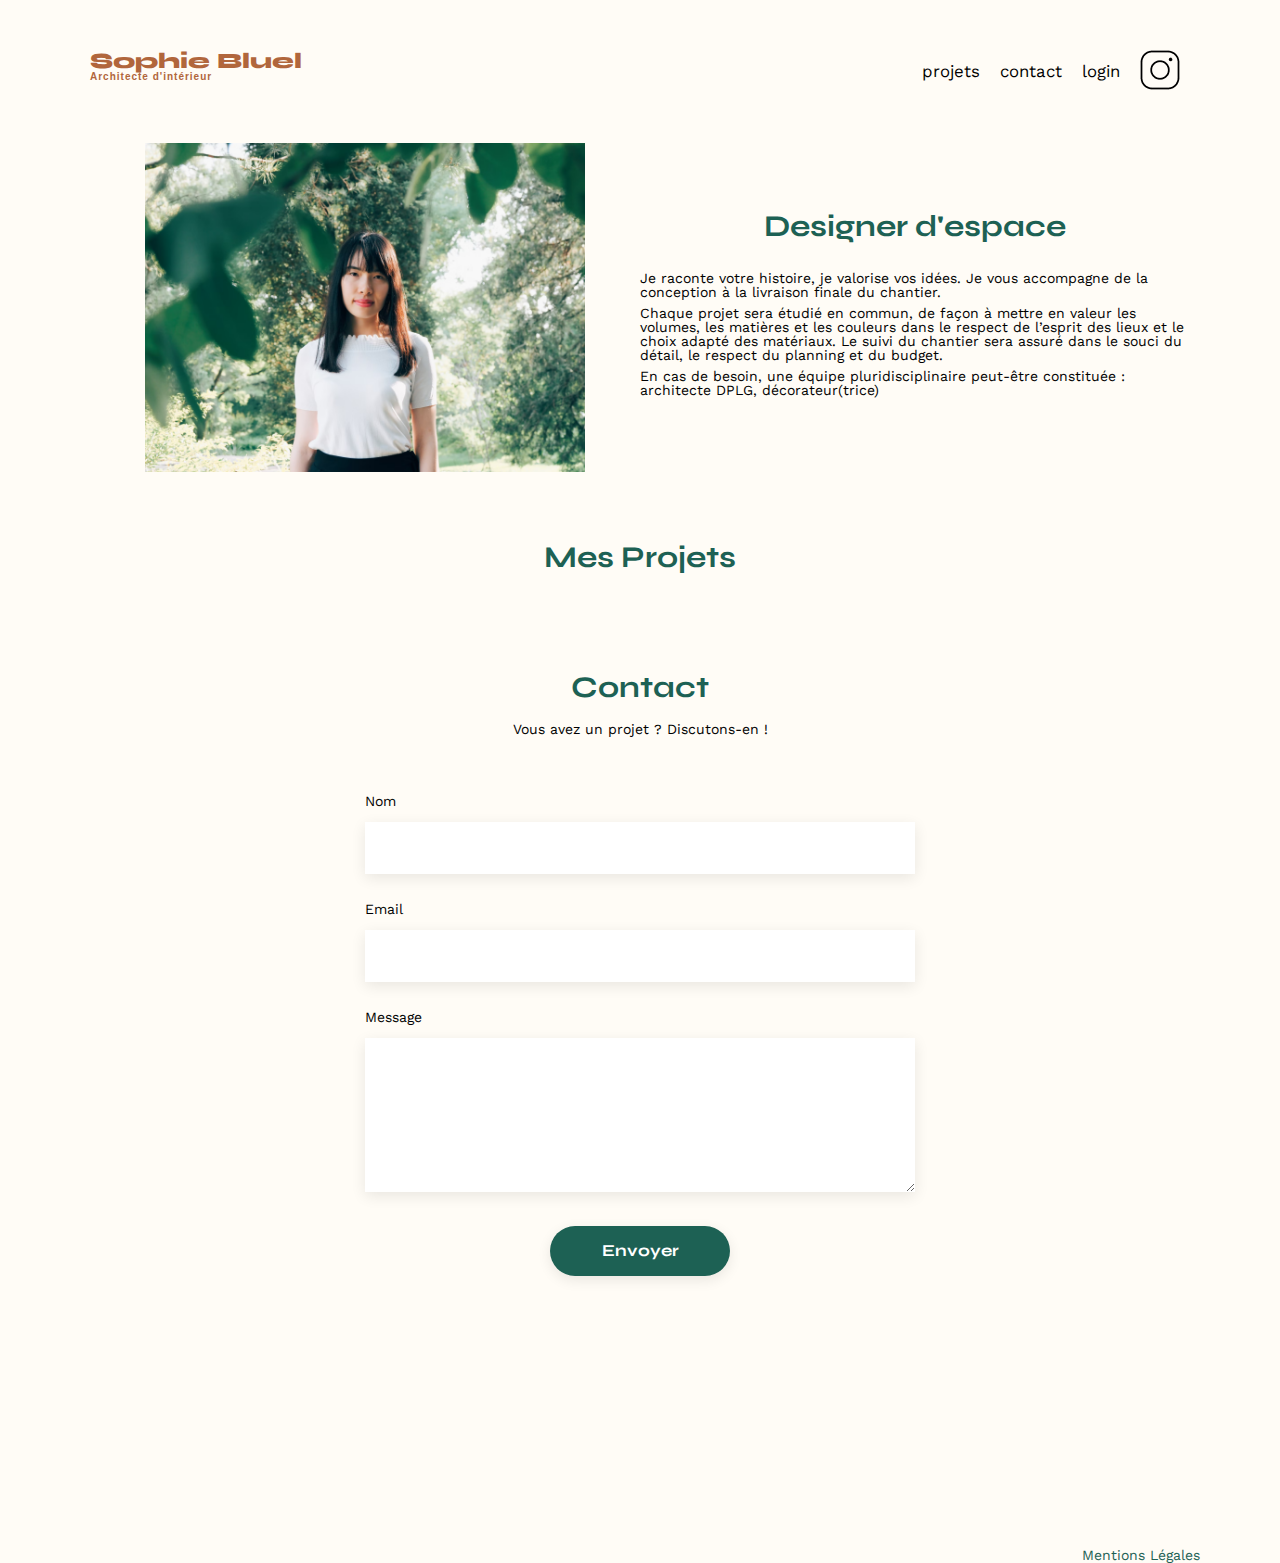
<file: index.html>
<!DOCTYPE html>
<html lang="fr">
<head>
	<meta charset="UTF-8">
	<title>Sophie Bluel - Architecte d'intérieur</title>
	<meta name="viewport" content="width=device-width, initial-scale=1.0">
	<link rel="preconnect" href="https://fonts.googleapis.com">
	<link rel="preconnect" href="https://fonts.gstatic.com" crossorigin>
	<link href="https://fonts.googleapis.com/css2?family=Syne:wght@700;800&family=Work+Sans&display=swap" rel="stylesheet">
	<link rel="stylesheet" href="https://cdnjs.cloudflare.com/ajax/libs/font-awesome/6.0.0-beta3/css/all.min.css">
	<meta name="description" content="">
	<link rel="stylesheet" href="./assets/style.css">
	
</head>
<body>
<header class="header-container">
	<div id="banner-modifier" class="hidden">
		<div class="mode-edition">
			<i class="fa-solid fa-pen-to-square"></i>
			<span>Mode édition</span>
		</div>
	</div>
	<div class="header-h1-nav">
	<h1>Sophie Bluel <span>Architecte d'intérieur</span></h1>
	<nav>
		<ul>
			<li><a href="index.html#portfolio">projets</a></li>
			<li><a href="index.html#contact">contact</a></li>
			<li id="auth-buttons">
			
			<a id="only-guest" href="loginPage/login.html" >login</a>
			<a id="nav-logout" href="#" style="display: none;">logout</a>
		</li>
			<li><img src="./assets/icons/instagram.png" alt="Instagram"></li>
		</ul>
	</nav>
	</div>
</header>
<main>
	<section id="introduction">
		<figure>
			<img src="./assets/images/sophie-bluel.png" alt="">
		</figure>
		<article>
			<h2>Designer d'espace</h2>
			<p>Je raconte votre histoire, je valorise vos idées. Je vous accompagne de la conception à la livraison finale du chantier.</p>
			<p>Chaque projet sera étudié en commun, de façon à mettre en valeur les volumes, les matières et les couleurs dans le respect de l’esprit des lieux et le choix adapté des matériaux. Le suivi du chantier sera assuré dans le souci du détail, le respect du planning et du budget.</p>
			<p>En cas de besoin, une équipe pluridisciplinaire peut-être constituée : architecte DPLG, décorateur(trice)</p>
		</article>
	</section>
	<section id="portfolio">		
		<h2>Mes Projets</h2>
		<a id="edit-button" href="#" style="display: none;">
			<i class="fa-regular fa-pen-to-square"></i>modifier
		</a>
		<div class="filters">
			<!--Les filtres ici via JavaScript-->
		</div>
		

		<div class="gallery"></div>
	</section>
	<section id="contact">
		<h2>Contact</h2>
		<p>Vous avez un projet ? Discutons-en !</p>
		<form action="#" method="post">
			<label for="name">Nom</label>
			<input type="text" name="name" id="name">
			<label for="email">Email</label>
			<input type="email" name="email" id="email">
			<label for="message">Message</label>
			<textarea name="message" id="message" cols="30" rows="10"></textarea>
			<input type="submit" value="Envoyer">
		</form>
	</section>
</main>

<footer>
	<nav>
		<ul>
			<li>Mentions Légales</li>
		</ul>
	</nav>
</footer>
<div id="modal" class="modal-overlay hide">
	<div id="modal-works" class="modal-gallery">
		<h3 id="title-modal-overlay" class="modal-title">Galerie Photo</h3>
		<div class="modal-content">
				<!-- <button class="delete-btn">
					<i class="fa-solid fa-trash-can"></i>
				</button> -->
		</div>
		<button id="modal-edit-add" class="modal-add">Ajouter une photo</button>
		<hr class="one-line">
		<a id="button-to-close-first-windows" href="#" class="modal-close"><i class="fa-solid fa-xmark"></i></a>
	</div>
<div id="modal-edit" class="modal-edit-work">
		<!-- <div class="container-modal-add-and-modal-delete"> -->
		<div class="container-for-icon-in-second-window-of-modal">
			<a id="arrow-return" href="#"><i class="fa-solid fa-arrow-left"></i></a>
			<a id="button" href="#"><i class="fa-solid fa-xmark"></i></a>
		</div>

		<h3 class="modal-title">Ajout photo</h3>
		<section id="modal-edit-new-photo" method="post" action="#">
				<i id="photo-add-icon" class="fa-regular fa-image"></i>
				<label id="new-image">+Ajouter photo</label>
				<input id="form-image" type="file" name="image" style="display: none;" accept="image/*, .jpg, .jpeg, .png" required>
				<p id="photo-size">jpg, png, : 40mo max</p>
				<div id="photo-preview"></div>
		</section>

			<div class="modal-content-new-category-title">
				<label id="title-form" for="form-title">Titre</label>
				<input type="text" name="title" id="form-title" value="" required>
				<label id="title-form" for="form-category">Catégorie</label>
				<select class="choice-category" id="form-category"></select>
					<hr class="two-line">
				<input type="submit" id="submit-new-work" value="valider">
			</div>
		
	</div>
</div>
<script defer src="index.js"></script>
<script defer src="./loginPage/modal.js"></script>
</body>
</html>
</file>
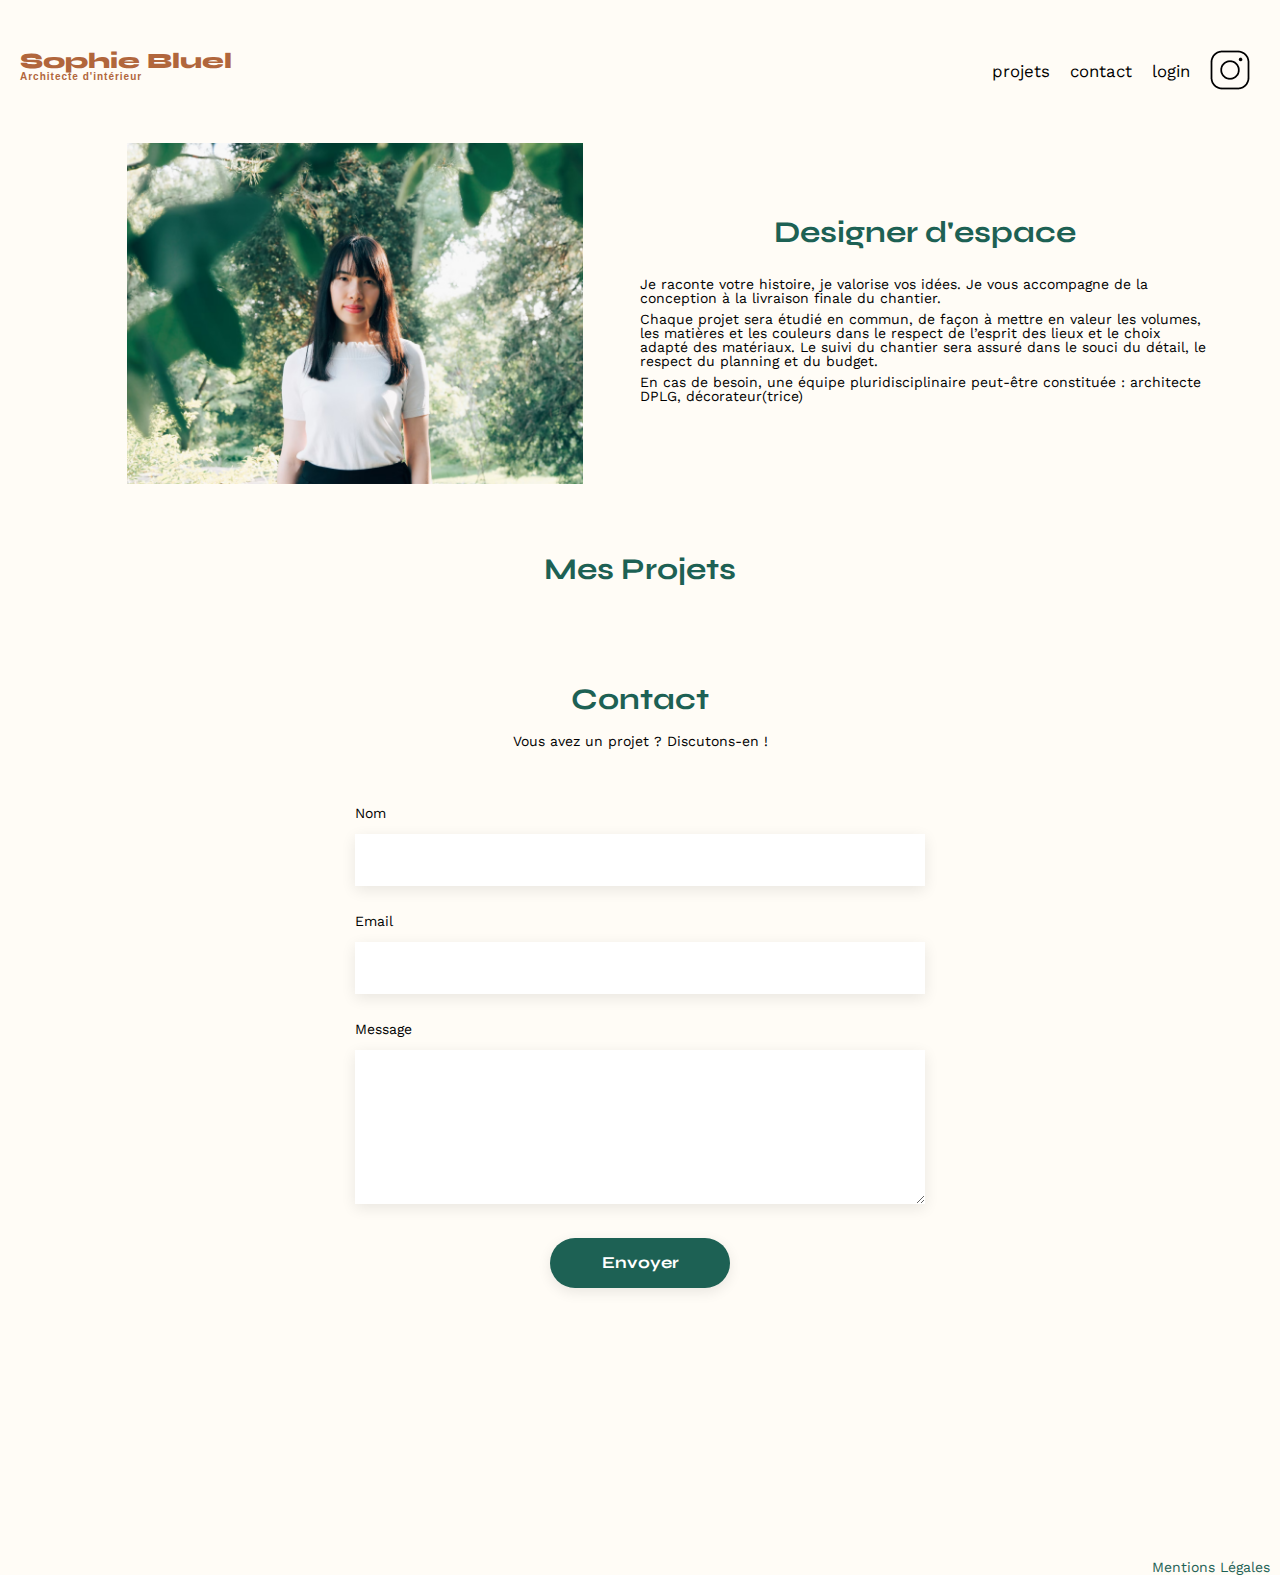
<file: FrontEnd/index.html>
<!DOCTYPE html>
<html lang="fr">
<head>
	<meta charset="UTF-8">
	<title>Sophie Bluel - Architecte d'intérieur</title>
	<meta name="viewport" content="width=device-width, initial-scale=1.0">
	<link rel="preconnect" href="https://fonts.googleapis.com">
	<link rel="preconnect" href="https://fonts.gstatic.com" crossorigin>
	<link href="https://fonts.googleapis.com/css2?family=Syne:wght@700;800&family=Work+Sans&display=swap" rel="stylesheet">
	<link rel="stylesheet" href="https://cdnjs.cloudflare.com/ajax/libs/font-awesome/6.0.0-beta3/css/all.min.css">
	<meta name="description" content="">
	<link rel="stylesheet" href="./assets/style.css">
	
</head>
<body>
<header class="header-container">
	<div id="banner-modifier" class="hidden">
		<div class="mode-edition">
			<i class="fa-solid fa-pen-to-square"></i>
			<span>Mode édition</span>
		</div>
	</div>
	<div class="header-h1-nav">
	<h1>Sophie Bluel <span>Architecte d'intérieur</span></h1>
	<nav>
		<ul>
			<li><a href="index.html#portfolio">projets</a></li>
			<li><a href="index.html#contact">contact</a></li>
			<li id="auth-buttons">
			
			<a id="only-guest" href="loginPage/login.html" >login</a>
			<a id="nav-logout" href="#" style="display: none;">logout</a>
		</li>
			<li><img src="./assets/icons/instagram.png" alt="Instagram"></li>
		</ul>
	</nav>
	</div>
</header>
<main>
	<section id="introduction">
		<figure>
			<img src="./assets/images/sophie-bluel.png" alt="">
		</figure>
		<article>
			<h2>Designer d'espace</h2>
			<p>Je raconte votre histoire, je valorise vos idées. Je vous accompagne de la conception à la livraison finale du chantier.</p>
			<p>Chaque projet sera étudié en commun, de façon à mettre en valeur les volumes, les matières et les couleurs dans le respect de l’esprit des lieux et le choix adapté des matériaux. Le suivi du chantier sera assuré dans le souci du détail, le respect du planning et du budget.</p>
			<p>En cas de besoin, une équipe pluridisciplinaire peut-être constituée : architecte DPLG, décorateur(trice)</p>
		</article>
	</section>
	<section id="portfolio">
		<div class="project-header">	
		<h2>Mes Projets</h2>
		<a id="edit-button" href="#">
			<i class="fa-regular fa-pen-to-square"></i>modifier
		</a>
	</div>	
		<div class="filters">
			<!--Les filtres ici via JavaScript-->
		</div>
		

		<div class="gallery"></div>
	</section>
	<section id="contact">
		<h2>Contact</h2>
		<p>Vous avez un projet ? Discutons-en !</p>
		<form action="#" method="post">
			<label for="name">Nom</label>
			<input type="text" name="name" id="name">
			<label for="email">Email</label>
			<input type="email" name="email" id="email">
			<label for="message">Message</label>
			<textarea name="message" id="message" cols="30" rows="10"></textarea>
			<input type="submit" value="Envoyer">
		</form>
	</section>
</main>

<footer>
	<nav>
		<ul>
			<li>Mentions Légales</li>
		</ul>
	</nav>
</footer>
<div id="modal" class="modal-overlay ">
	<div id="modal-works" class="modal-gallery">
		<h3 id="title-modal-overlay" class="modal-title">Galerie Photo</h3>
		<div class="modal-content">
				
		</div>
		<button id="modal-edit-add" class="modal-add">Ajouter une photo</button>
		<hr class="one-line">
		<a id="button-to-close-first-windows" href="#" class="modal-close"><i class="fa-solid fa-xmark"></i></a>
	</div>
<div id="modal-edit" class="modal-edit-work hide">
		<div class="container-for-icon-in-second-window-of-modal">
			<a id="arrow-return" href="#"><i class="fa-solid fa-arrow-left"></i></a>
			<a id="button" href="#"><i class="fa-solid fa-xmark"></i></a>
		</div>

		<h3 class="modal-title">Ajout photo</h3>
		<section id="modal-edit-new-photo" method="post" action="#">
				<i id="photo-add-icon" class="fa-regular fa-image"></i>
				<label id="new-image">+Ajouter photo</label>
				<input id="form-image" type="file" name="image" style="display: none;" accept="image/*, .jpg, .jpeg, .png" required>
				<p id="photo-size">jpg, png, : 40mo max</p>
				<div id="photo-preview"></div>
		</section>
			<form class="modal-content-new-category-title">
				<label id="title-form" for="form-title">Titre</label>
				<input type="text" name="title" id="form-title" value="" required>
				<label id="title-form" for="form-category">Catégorie</label>
				<select class="choice-category" id="form-category"></select>
					<hr class="two-line">
				<input type="submit" id="submit-new-work" value="valider">
			</form>
		
	</div>
</div>
<script defer src="index.js"></script>
<script defer src="./loginPage/modal.js"></script>
</body>
</html>
</file>
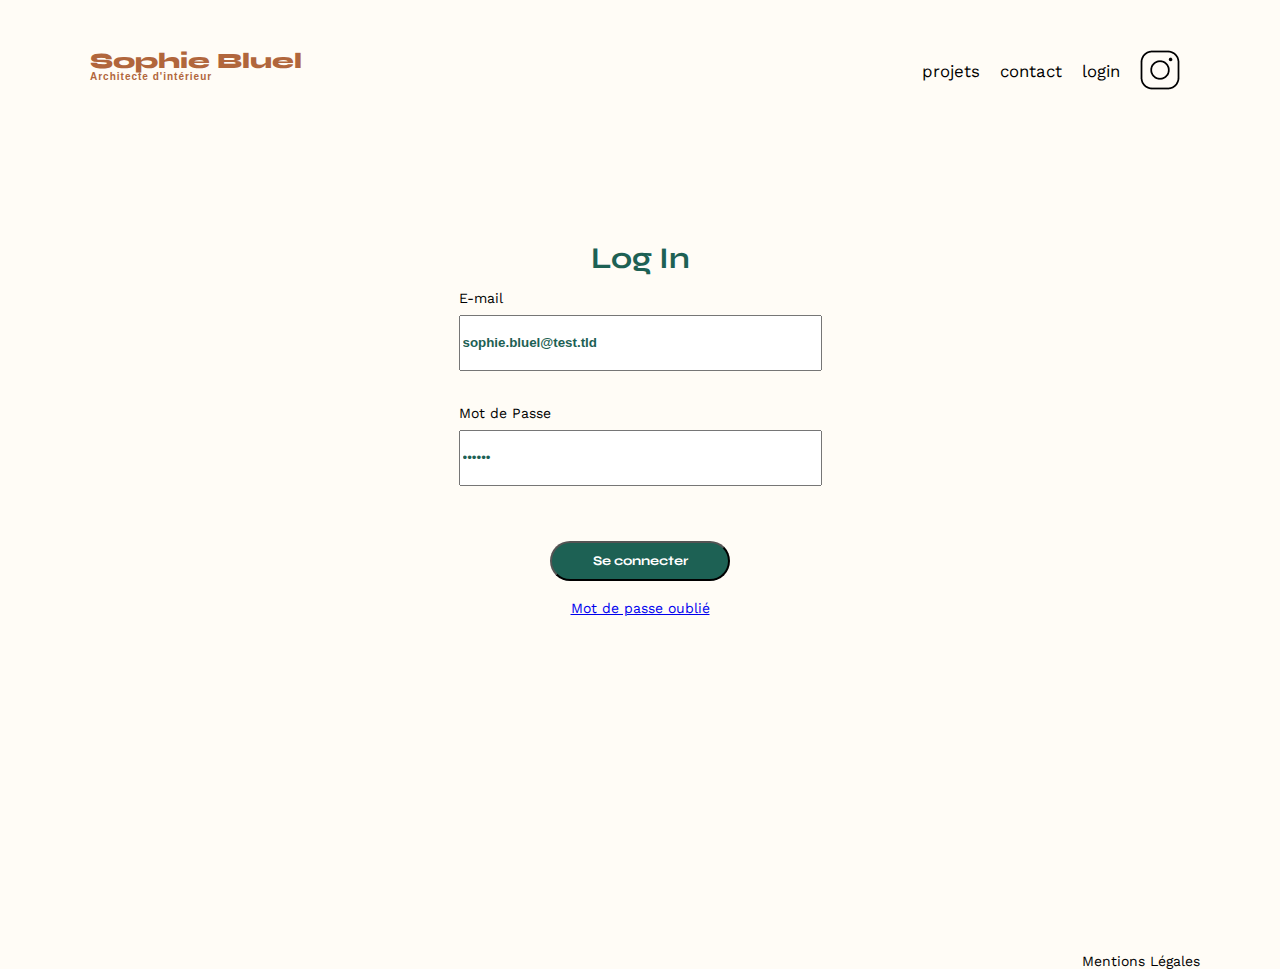
<file: loginPage/login.html>
<!DOCTYPE html>
<html lang="fr">
<head>
    <meta charset="UTF-8">
    <title>Sophie Bluel - LOG IN</title>
    <meta name="viewport" content="width=device-width, initial-scale=1.0">
    <link rel="preconnect" href="https://fonts.googleapis.com">
    <link rel="preconnect" href="https://fonts.gstatic.com" crossorigin>
    <link href="https://fonts.googleapis.com/css2?family=Syne:wght@700;800&family=Work+Sans&display=swap"
    rel="stylesheet">
    <meta name="description" content="">
    <link rel="stylesheet" href="./../assets/style.css">
    <script src="login.js" defer></script>
</head>
<body class="login">

    <header>
            <h1>Sophie Bluel<span>Architecte d'intérieur</span></h1>
        <nav>
            <ul>
                <li><a href="/index.html#portfolio">projets</a></li>
                <li><a href="/index.html#contact">contact</a></li>
                <li class="selectedMenu">login</li>
                <li>
                    <img src="../assets/icons/instagram.png" class="instagram" alt="Instagram">
                </li>
            </ul>
        </nav>
    </header>
    <main>
        <section id="login-section">
            <h2>Log In</h2>

            <form id="loginForm" action="#" method="post">
                <label for="email">E-mail</label>
                <input type="email" name="email" id="email" placeholder="sophie.bluel@test.tld" value="sophie.bluel@test.tld" required>
                <p class="loginError"></p>

                <label for="password">Mot de Passe</label>
                <input type="password" id="password" name="password" minlength="4" maxlength="15" value="S0phie" required>
                <p class="passwordError"></p>

                <button type="submit">Se connecter</button>
            </form>
            <p class="forgotPassword"><a href="#">Mot de passe oublié</a></p>
        </section>
        <button id="logoutButton" style="display: none;">Se déconnecter</button>
    </main>

    <footer id="footerLogin">
        <nav>
            <ul>
                <li><a href="#">Mentions Légales</a></li>
            </ul>
        </nav>
    </footer>
</body>
</html>
</file>
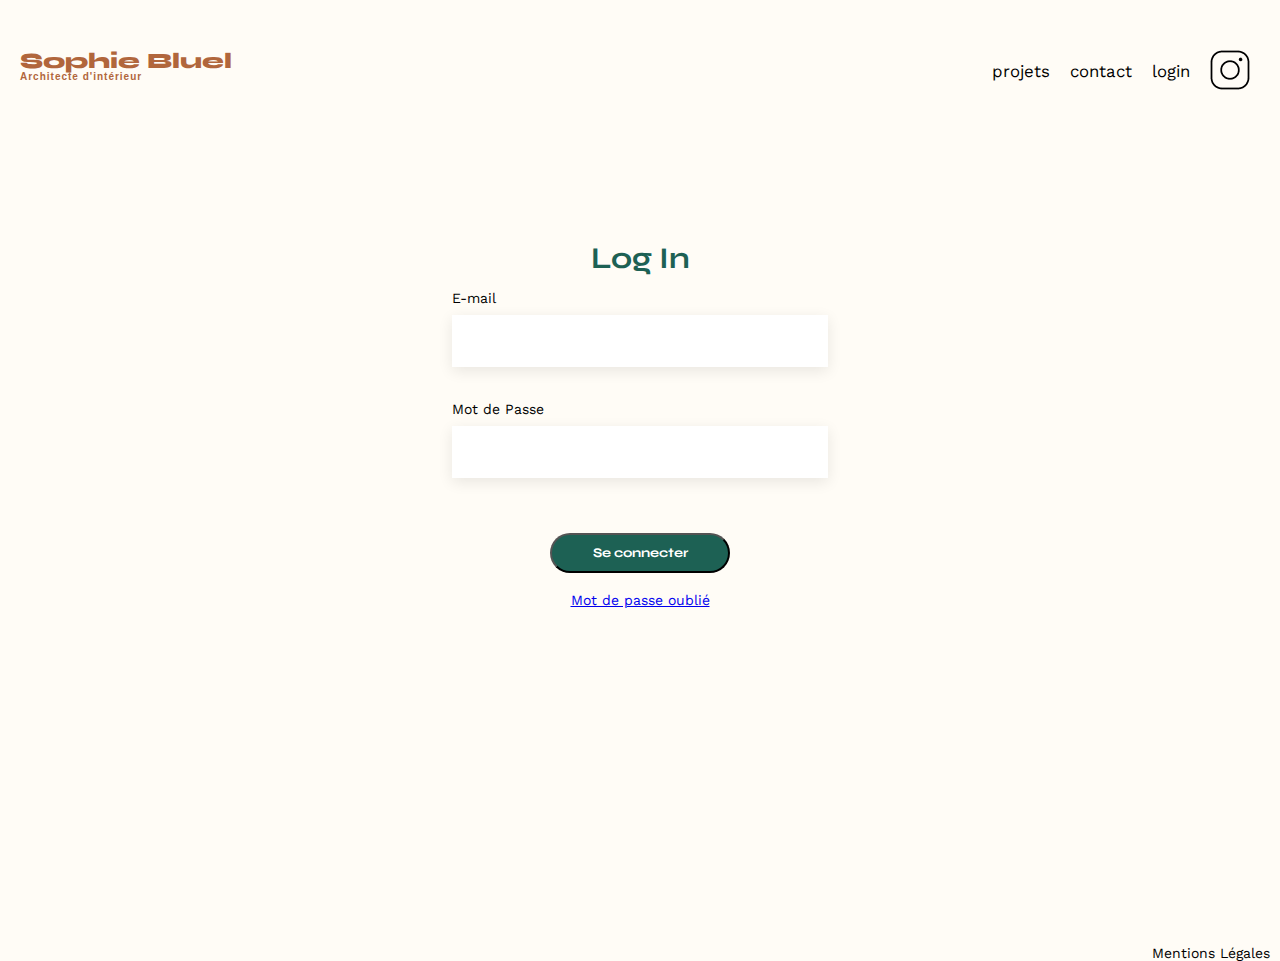
<file: FrontEnd/loginPage/login.html>
<!DOCTYPE html>
<html lang="fr">
<head>
    <meta charset="UTF-8">
    <title>Sophie Bluel - LOG IN</title>
    <meta name="viewport" content="width=device-width, initial-scale=1.0">
    <link rel="preconnect" href="https://fonts.googleapis.com">
    <link rel="preconnect" href="https://fonts.gstatic.com" crossorigin>
    <link href="https://fonts.googleapis.com/css2?family=Syne:wght@700;800&family=Work+Sans&display=swap"
    rel="stylesheet">
    <meta name="description" content="">
    <link rel="stylesheet" href="./../assets/style.css">
    <script src="login.js" defer></script>
</head>
<body class="login">

    <header>
            <h1>Sophie Bluel<span>Architecte d'intérieur</span></h1>
        <nav>
            <ul>
                <li><a href="/index.html#portfolio">projets</a></li>
                <li><a href="/index.html#contact">contact</a></li>
                <li class="selectedMenu">login</li>
                <li>
                    <img src="../assets/icons/instagram.png" class="instagram" alt="Instagram">
                </li>
            </ul>
        </nav>
    </header>
    <main>
        <section id="login-section">
            <h2>Log In</h2>

            <form id="loginForm" action="#" method="post">
                <label for="email">E-mail</label>
                <input type="email" name="email" id="email" required>
                <p class="loginError"></p>

                <label for="password">Mot de Passe</label>
                <input type="password" id="password" name="password" minlength="4" maxlength="15"  required>
                <p class="passwordError"></p>

                <button type="submit">Se connecter</button>
            </form>
            <p class="forgotPassword"><a href="#">Mot de passe oublié</a></p>
        </section>
        <button id="logoutButton" style="display: none;">Se déconnecter</button>
    </main>

    <footer id="footerLogin">
        <nav>
            <ul>
                <li><a href="#">Mentions Légales</a></li>
            </ul>
        </nav>
    </footer>
</body>
</html>
</file>
<file: assets/style.css>
/* http://meyerweb.com/eric/tools/css/reset/
   v2.0 | 20110126
   License: none (public domain)
*/

html, body, div, span, applet, object, iframe,
h1, h2, h3, h4, h5, h6, p, blockquote, pre,
a, abbr, acronym, address, big, cite, code,
del, dfn, em, img, ins, kbd, q, s, samp,
small, strike, strong, sub, sup, tt, var,
b, u, i, center,
dl, dt, dd, ol, ul, li,
fieldset, form, label, legend,
table, caption, tbody, tfoot, thead, tr, th, td,
article, aside, canvas, details, embed,
figure, figcaption, footer, header, hgroup,
menu, nav, output, ruby, section, summary,
time, mark, audio, video {
	margin: 0;
	padding: 0;
	border: 0;
	font-size: 100%;
	font: inherit;
	vertical-align: baseline;
}
/* HTML5 display-role reset for older browsers */
article, aside, details, figcaption, figure,
footer, header, hgroup, menu, nav, section {
	display: block;
}
body {
	line-height: 1;
}
ol, ul {
	list-style: none;
}
blockquote, q {
	quotes: none;
}
blockquote:before, blockquote:after,
q:before, q:after {
	content: '';
	content: none;
}
table {
	border-collapse: collapse;
	border-spacing: 0;
}
/** end reset css**/
body {
	max-width: 1140px;
	margin:auto;
	font-family: 'Work Sans' ;
	font-size: 14px;
}
header {
	display: flex;
	justify-content: space-between;
	margin: 50px 0
}
section {
	margin: 50px 0
}

h1{
	display: flex;
	flex-direction: column;
	font-family: 'Syne';
	font-size: 22px;
	font-weight: 800;
	color: #B1663C
}

h1 > span {
	font-family: 'Work Sans';
	font-size:10px;
	letter-spacing: 0.1em;
;
}

h2{
	font-family: 'Syne';
	font-weight: 700;
	font-size: 30px;
	color: #1D6154
}
nav ul {
	display: flex;
	align-items: center;
	list-style-type: none;

}
nav li {
	padding: 0 10px;
	font-size: 1.2em;
}

li:hover {
	color: #B1663C;
}
#introduction {
	display: flex;
	align-items: center;
}
#introduction figure {
	flex: 1
}
#introduction img {
	display: block;
	margin: auto;
	width: 80%;
}

#introduction article {
	flex: 1
}
#introduction h2 {
	margin-bottom: 1em;
}

#introduction p {
	margin-bottom: 0.5em;
}

#portfolio {
	position: relative;
	padding: 20px;
}

#portfolio h2 {
	text-align: center;
	margin-bottom: 1em;
}

.divBtn {
	display: flex;
	justify-content: center;
	align-items: center;
	gap: 10px;
	margin: 51px 0 50px 0;
  }
  
  .divBtn button {
	width: auto;
	height: 37px;
	border-radius: 60px;
	border: 1px solid #1d6154;
	padding: 9px 15px;
	color: #1d6154;
	background-color: #fffef8;
	font-family: "Syne";
	font-size: 16px;
	font-weight: 700;
  }
  
  .divBtn button:hover {
	cursor: pointer;
	background-color: #1d6154;
	transition: background-color 0.9s ease;
	color: #fff;
  }
  
  .divBtn .active {
	background-color: #1d6154;
	color: #fff;
  }
.gallery {
	width: 100%;
	display: grid;
	grid-template-columns: 1fr 1fr 1fr;
	grid-column-gap: 20px;
	grid-row-gap: 20px;
}

.gallery img {
	width: 100%;
	object-fit: cover;
	border-radius: 4px;

}
#contact {
	width: 50%;
margin: auto;
}
#contact > * {
	text-align: center;

}
#contact h2{
	margin-bottom: 20px;
}
#contact form {
	text-align: left;
	margin-top:30px;
	display: flex;
	flex-direction: column;
}

#contact input {
	height: 50px;
	font-size: 1.2em;
	border: none;
	box-shadow: 0px 4px 14px rgba(0, 0, 0, 0.09);
}
#contact label {
	margin: 2em 0 1em 0;
}
#contact textarea {
	border: none;
	box-shadow: 0px 4px 14px rgba(0, 0, 0, 0.09);
}

input[type="submit"]{
	font-family: 'Syne';
	font-weight: 700;
	color: white;
	background-color: #1D6154;
	margin : 2em auto ;
	width: 180px;
	text-align: center;
	border-radius: 60px ;
}

footer nav ul {
	display: flex;
	justify-content: flex-end;
	margin: 2em
}


/*********/
/*********** PAGE LOGIN***********/
body {
	font-family: 'Work Sans',sans-serif;
	font-size: 14px;
	background-color: #FFFCf6;
	padding: 0;
}

header {
	display: flex;
	justify-content: space-between;
	margin: 50px auto;
	max-width: 1440px;
	padding: 0 20px;
}

header a {
	text-decoration: none;
}

main {
	max-width: 1140px;
	margin: 50px auto;
	padding: 0 20px;
}

h1 {
	display: flex;
	flex-direction: column;
	font-family: 'Syne', sans-serif;
	font-size: 22px;
	font-weight: 800;
	color: #B1663C;
}

h1>span{
	font-family: 'Work', sans-serif;
	font-size: 10px;
	letter-spacing: 0.1em;
}

h2 {
	font-family: 'Syne', sans-serif;
	font-weight: 700;
	font-size: 30px;
	color: #1D6154;
	text-align: center;
}

nav ul {
	display: flex;
	align-items: center;
	list-style-type: none;
	cursor: pointer;
}

nav li {
	padding: 0 10px;
	font-size: 1.2em;
}

li a {
	text-decoration: none;
	color: black;
}

li:hover {
	color: #B1663C;
}

#edit-button {
	display: inline-flex;
	align-items: center;
	text-decoration: none;
	font-size: 16px;
	margin-left: 10px;
	position: absolute;
	top: 27px;
	right: 21rem;
}

#edit-button i {
	margin-right: 5px;
}


.form {
	width: 50%;
	margin: auto;
}

.form>* {
	text-align: center;
}

.form h2 {
	margin-bottom: 20px;
	font-family: 'Syne';
	font-weight: 700;
	font-size: 30px;
	color: #1D6154;
	text-align: center;
}

.form form {
	text-align: left;
	margin-top: 30px;
	display: flex;
	flex-direction: column;
	align-items: center;
}

.form input {
	height: 50px;
	font-size: 1.2em;
	border: none;
	box-shadow: 0px 4px 14px rgba(0, 0, 0, 0.09);
	width: 100%;
	max-width: 400px;
	margin: 10px 0;
	display: block;
}

button[type="submit"] {
	font-family: 'Syne';
	font-weight: 700;
	color: white;
	background-color: #1D6154;
	margin: 20px auto;
	width: 180px;
	height: 40px;
	text-align: center;
	border-radius: 60px;
	display: block;
}

#email {
	color: #1D6154;
	font-weight: bold;
	outline: none;
	height: 50px;
}

#login-section {
	margin: 0 auto;
	padding: 100px 0;
	display: flex;
	flex-direction: column;
	align-items: center;
}

#loginForm {
	display: flex;
	flex-direction: column;
	gap: 10px;
	padding-top: 18px;
	width: 33%;
}

#login label {
	margin-top: 25px;
}

#login input {
	height: 45px;
	background: #ffffff;
	border: none;
	box-shadow: 0px 14px 4px rgba(0, 0, 0, 0.09);
}

#nav-logout {
	display: none;
}


.loginError {
	margin-top: 15px;
	text-align: center;
	color:red;
	font-weight: bold;
	font-size: 1.5rem;
}
.passwordError {
	margin-top: 15px;
	text-align: center;
	color: red;
	font-weight: bold;
	font-size: 1.5rem;
}

#password {
	color: #1D6154;
	outline: none;
	height: 50px;
}

#password:focus {
	border: 2px solid #1D6154;
	border-radius: 5px;
}

.forgotPassword {
	text-decoration: none;
}
.form a {
	display: block;
	text-align: center;
	margin-top: 20px;
	color: #1D6154;
	text-decoration: none;
}

.form a:hover {
	text-decoration: underline;
}

footer {
    width: 100%;
    text-align: right;
    margin-top: 50px;
}
footer nav ul {
    display: flex;
    justify-content: flex-end;
    margin: 0;
    padding: 0;
    list-style-type: none;
}
footer nav ul li {
    font-size: 14px;
    color: #1D6154;
    margin-top: 5cm;
}





.header-container {
	display: flex;
	flex-direction: column;
}

.header-h1-nav {
	display: flex;
	flex-direction: row;
	justify-content: space-between;
}

#banner-modifier {
	display: flex;
	flex-direction: row;
	justify-content: center;
	align-items: center;
	background-color: #000;
	height: 60px;
	margin-bottom: 30px;
	margin-left: -150px;
	margin-right: -150px;
	margin-top: -50px;
}

.publish-modification {
	border-radius: 60px;
	background-color: #FFF;
	color: #000;
	border: none;
	padding: 10px;
}

.mode-edition {
	color: #FFF;
	margin-right: 10px;
}


.edit-project-container {
	display: flex;
	justify-content: center;
	align-items: center;
}

#edit-gallery-container {
	margin-bottom: 30px;
	margin-left: 20px;
}


/*CSS pour le mode admin uniquement*/

/* Style première modal */
.fa-solid.fa-arrow-left {
	color: #000;
	width: 21px;
	height: 21px;
	margin: 26px 30px;
	position: absolute;
	left: 0;
}

.fa-solid.fa-xmark {
	color: #000;
	width: 24px; 
	height: 24px;
	margin: 26px 30px;
	position: absolute;
	right: 0; 

}
.modal-overlay {
	position: fixed;
	top: 0;
	left: 0;
	width: 100%;
	height: 100%;
	background: rgba(0, 0, 0, 0.05) ;
	display: flex;
	align-items: center;
	justify-content: center;
    z-index: 9999;
}

.modal-wrapper {
	width: 580px;
	background: white;
	border-radius: 8px;
	padding: 20px;
	box-shadow: 0 4px 8px rgba(0, 0, 0, 0.02);
	z-index: 1001;
}

.close-modal-btn {
	font-size: large;
	cursor: pointer;
	border: none;
	background-color: transparent;
}

.arrow-modal-btn {
	font-size: large;
	cursor: pointer;
	border: none;
	background-color: transparent;
	padding: 30px 30px 0;
}

.button-modal {
	display: flex;
	justify-content: space-between;
	flex-direction: row-reverse;
}

.close-btn-wrapper {
	display: flex;
	justify-content: flex-end;
	padding: 30px 30px 0;
}

.modal-content {
	background: white;
	padding: 20px;
	border-radius: 8px;
	height: 102px;
	box-shadow: 0 4px 8px rgba(0, 0, 0, 0.01);
	z-index: 999;
	position: relative;

}

.modal-content  {
	margin-top: 50px;
	display: grid;
	grid-template-columns: repeat(5, 1fr);
	grid-column-gap: 10px;
	grid-row-gap: 10px;
}
.modal-content-new-category-title {
	display: flex;
	flex-direction: column;
	margin: 0 105px;
}
.modal-content img.thumbnail {
	width: 77px;
	height: 102px;
	object-fit: cover;
	border-radius: 4px;
}

#title-form {
	font-size: 14px;
	margin-bottom: 10px;
}

#form-title {
	width: 420px;
	height: 50px;
	margin-bottom: 20px;
	box-shadow: 0 4px 8px rgba(0, 0, 0, 0.05);
	border: none;
}

#form-category {
	width: 420px;
	height: 50px;
	box-shadow: 0 4px 8px rgba(0, 0, 0, 0.05);
	border: none;

}

.thumbnail {
	position: relative;
	width: 100px;
	height: auto;
	max-width: 100px;
	max-height: 100px;
	object-fit: cover;
	
}

.hide {
	display: none !important;
}

.modal-gallery figure {
	display: inline-block;
	margin: 5px;
	width: 100px;
	justify-content: center;
	align-items: center;
}

.modal-gallery img {
	width: 100%;
	height: auto;
	border-radius: 4px;
	object-fit: cover;
}

.modal-gallery {
	background-color: white;
	padding: 20px;
	border-radius: 8px;
	width: 100%;
	max-width: 500px;
	z-index: 7;
}

.modal-gallery, .modal-edit-work {
	display: flex;
	flex-direction: column;
	align-items: center;
}

.modal-edit-work, .modal-gallery {
	z-index: 1000;
	display: none;
}


#modal-edit {
	z-index: 6 !important;
}

.modal-gallery .moda-title {
	font-size: 18px;
	font-weight: bold;
	margin-bottom: 20px;
}

.modal-close {
	position: absolute;
	top: 10px;
	right: 10px;
	cursor: pointer;
}

.modal-edit {
	background-color: white;
	border-radius: 8px;
	width: 80%;
	max-width: 600px;
	padding: 20px;
	box-shadow: 0 4px 8px rgba(0, 0, 0, 0.02);
	position: relative;
	display: none;
}

#modal-edit-add {
	background-color: #008080;
	color: white;
	border: none;
	padding: 10px 20px;
	border-radius: 20px;
	cursor: pointer;
	margin-top: 20rem;
	width: 237px;
	font-size: 16px;
}

#modal-edit-new-photo {
	display: flex;
	flex-direction: column;
	align-items: center;
	gap: 15px;
	background-color: #E8F1F6;
	width: 420px;
	height: 169px;
	margin-left: auto;
	margin-right: auto;
	border-radius: 10px;
	margin-top: 30px;
}



.container-modal-add-and-modal-delete, .container-for-icon-in-second-window-of-modal {
	display: flex;
	justify-content: space-between;
	margin-top: 20px;
}


.modal-add {
	color: white;
	padding: 10px 20px;
	border: none;
	border-radius:4px ;
	cursor: pointer;
}

#form-image {
	display: none;
}

#new-image {
	cursor: pointer;
	background-color: #CBD6DC;
	border-radius: 15px;
	width: 173px;
	height: 36px;
	font-size:14px ;
	text-align: center;
	display: flex;
	justify-content: center;
	align-items: center;
	color: #306685;
}

#photo-size {
	font-size: 10px;
	margin-bottom: 20px ;
}

#submit-new-work {
	color: white;
	padding: 10px 20px;
	border: none;
	border-radius: 4px;
	cursor: pointer;
	background-color: #A7A7A7;
	border-radius: 20px;
	width: 230px;
}

#photo-add-icon {
	font-size: 48px;
	color: #ccc;
	cursor: pointer;
	height: 76px;
	width: 76px;
	margin-top: 20px;
}

.choice-category {
	width: 100%;
	padding: 8px;
	border-radius: 4px;
	border: 1px solid #ccc;
}

.one-line {
	display: inline-flex;
	width: 420px;
	margin-top: -5rem;
}

.two-line {
	display: inline-flex;
	width: 420px;
	margin-top: 47px;
}

.add-picture {
	font-family: "Syne";
	font-size: 1rem;
	border-radius: 20px;
	padding: 10px 45px;
	background-color: #1D6154;
	gap: 20px;
	cursor: pointer;
	color: white;
	display: flex;
}
.button-add {
	display: flex;
	align-items: center;
	justify-content: center;
}

.hidden {
	display: none !important;
}

#modal {
	position: fixed;
	display: none;
	justify-content: center;
	align-items: center;
	top: 0;
	left: 0;
	z-index: 998;
	width: 100%;
	height: 100%;
	background-color: rgba(0, 0, 0, 0.05);
}

#modal-works, #modal-edit {
	font-size: 24px;
	background-color: #fff;
	border-radius: 10px;
	box-shadow: 0 4px 8px rgba(0, 0, 0, 0.02);
	width: 630px;
	height: 670px;
	position: absolute;
	z-index: 1000;
	display: flex;
	align-items: center;
	justify-content: flex-start;
	flex-direction: column;
}

#title-modal-overlay {
	margin-top: 60px;
}


.modal-title {
	text-align: center;
	margin-top: 60px;
}

.work-container {
	position: relative;
}

.trash-div {
	background-color: #000;
	width: 10px;
	height: 10px;
	position: absolute;
	top: 5px;
	right: 5px;
	border-radius: 10px;
}

.fa-solid.fa-trash-can {
	top: 0;
  right: 0px;
  font-size: 13px;
  background-color: black;
  color: white;
  padding: 4px;
  border-radius: 5px;
  position: absolute;
  cursor: pointer;
}
</file>
<file: FrontEnd/assets/style.css>
/* http://meyerweb.com/eric/tools/css/reset/
   v2.0 | 20110126
   License: none (public domain)
*/

html, body, div, span, applet, object, iframe,
h1, h2, h3, h4, h5, h6, p, blockquote, pre,
a, abbr, acronym, address, big, cite, code,
del, dfn, em, img, ins, kbd, q, s, samp,
small, strike, strong, sub, sup, tt, var,
b, u, i, center,
dl, dt, dd, ol, ul, li,
fieldset, form, label, legend,
table, caption, tbody, tfoot, thead, tr, th, td,
article, aside, canvas, details, embed,
figure, figcaption, footer, header, hgroup,
menu, nav, output, ruby, section, summary,
time, mark, audio, video {
	margin: 0;
	padding: 0;
	border: 0;
	font-size: 100%;
	font: inherit;
	vertical-align: baseline;
}
/* HTML5 display-role reset for older browsers */
article, aside, details, figcaption, figure,
footer, header, hgroup, menu, nav, section {
	display: block;
}
body {
	line-height: 1;
}
ol, ul {
	list-style: none;
}
blockquote, q {
	quotes: none;
}
blockquote:before, blockquote:after,
q:before, q:after {
	content: '';
	content: none;
}
table {
	border-collapse: collapse;
	border-spacing: 0;
}
/** end reset css**/
body {
	margin:auto;
	font-family: 'Work Sans' ;
	font-size: 14px;
}
header {
	display: flex;
	justify-content: space-between;
	margin: 50px 0
}
section {
	margin: 50px 0
}

h1{
	display: flex;
	flex-direction: column;
	font-family: 'Syne';
	font-size: 22px;
	font-weight: 800;
	color: #B1663C
}

h1 > span {
	font-family: 'Work Sans';
	font-size:10px;
	letter-spacing: 0.1em;
;
}

h2{
	font-family: 'Syne';
	font-weight: 700;
	font-size: 30px;
	color: #1D6154
}
nav ul {
	display: flex;
	align-items: center;
	list-style-type: none;

}
nav li {
	padding: 0 10px;
	font-size: 1.2em;
}

li:hover {
	color: #B1663C;
}
#introduction {
	display: flex;
	align-items: center;
}
#introduction figure {
	flex: 1
}
#introduction img {
	display: block;
	margin: auto;
	width: 80%;
}

#introduction article {
	flex: 1
}
#introduction h2 {
	margin-bottom: 1em;
}

#introduction p {
	margin-bottom: 0.5em;
}

#portfolio {
	position: relative;
	padding: 20px;
}

#portfolio h2 {
	text-align: center;
	margin-bottom: 1em;
}

.divBtn {
	display: flex;
	justify-content: center;
	align-items: center;
	gap: 10px;
	margin: 51px 0 50px 0;
  }
  
  .divBtn button {
	width: auto;
	height: 37px;
	border-radius: 60px;
	border: 1px solid #1d6154;
	padding: 9px 15px;
	color: #1d6154;
	background-color: #fffef8;
	font-family: "Syne";
	font-size: 16px;
	font-weight: 700;
  }
  
  .divBtn button:hover {
	cursor: pointer;
	background-color: #1d6154;
	transition: background-color 0.9s ease;
	color: #fff;
  }
  
  .divBtn .active {
	background-color: #1d6154;
	color: #fff;
  }
.gallery {
	width: 100%;
	display: grid;
	grid-template-columns: 1fr 1fr 1fr;
	grid-column-gap: 20px;
	grid-row-gap: 20px;
}

.gallery img {
	width: 100%;
	object-fit: cover;
	border-radius: 4px;

}
#contact {
	width: 50%;
margin: auto;
}
#contact > * {
	text-align: center;

}
#contact h2{
	margin-bottom: 20px;
}
#contact form {
	text-align: left;
	margin-top:30px;
	display: flex;
	flex-direction: column;
}

#contact input {
	height: 50px;
	font-size: 1.2em;
	border: none;
	box-shadow: 0px 4px 14px rgba(0, 0, 0, 0.09);
}
#contact label {
	margin: 2em 0 1em 0;
}
#contact textarea {
	border: none;
	box-shadow: 0px 4px 14px rgba(0, 0, 0, 0.09);
}

input[type="submit"]{
	font-family: 'Syne';
	font-weight: 700;
	color: white;
	background-color: #1D6154;
	margin : 2em auto ;
	width: 180px;
	text-align: center;
	border-radius: 60px ;
}

footer nav ul {
	display: flex;
	justify-content: flex-end;
	margin: 2em
}


/*********/
/*********** PAGE LOGIN***********/
body {
	font-family: 'Work Sans',sans-serif;
	font-size: 14px;
	background-color: #FFFCf6;
	padding: 0;
}

header {
	display: flex;
	justify-content: space-between;
	margin: 50px auto;
	max-width: 1440px;
	padding: 0 20px;
}

header a {
	text-decoration: none;
}

main {
	max-width: 1140px;
	margin: 50px auto;
	padding: 0 20px;
}

h1 {
	display: flex;
	flex-direction: column;
	font-family: 'Syne', sans-serif;
	font-size: 22px;
	font-weight: 800;
	color: #B1663C;
}

h1>span{
	font-family: 'Work', sans-serif;
	font-size: 10px;
	letter-spacing: 0.1em;
}

h2 {
	font-family: 'Syne', sans-serif;
	font-weight: 700;
	font-size: 30px;
	color: #1D6154;
	text-align: center;
}

nav ul {
	display: flex;
	align-items: center;
	list-style-type: none;
	cursor: pointer;
}

nav li {
	padding: 0 10px;
	font-size: 1.2em;
}

li a {
	text-decoration: none;
	color: black;
}

li:hover {
	color: #B1663C;
}

#edit-button {
	display: inline-flex;
	align-items: center;
	text-decoration: none;
	font-size: 16px;
	margin-left: 10px;
	position: absolute;
	top: 27px;
	right: 21rem;
	color: #000;
}

#edit-button i {
	margin-right: 5px;
}


.form {
	width: 50%;
	margin: auto;
}

.form>* {
	text-align: center;
}

.form h2 {
	margin-bottom: 20px;
	font-family: 'Syne';
	font-weight: 700;
	font-size: 30px;
	color: #1D6154;
	text-align: center;
}

.form form {
	text-align: left;
	margin-top: 30px;
	display: flex;
	flex-direction: column;
	align-items: center;
}

.form input {
	height: 50px;
	font-size: 1.2em;
	border: none;
	box-shadow: 0px 4px 14px rgba(0, 0, 0, 0.09);
	width: 100%;
	max-width: 400px;
	margin: 10px 0;
	display: block;
}

button[type="submit"] {
	font-family: 'Syne';
	font-weight: 700;
	color: white;
	background-color: #1D6154;
	margin: 20px auto;
	width: 180px;
	height: 40px;
	text-align: center;
	border-radius: 60px;
	display: block;
}

#email {
	color: #1D6154;
	font-weight: bold;
	outline: none;
	height: 50px;
	border: none;
	box-shadow: 0px 4px 14px rgba(0, 0, 0, 0.09);
}

#login-section {
	margin: 0 auto;
	padding: 100px 0;
	display: flex;
	flex-direction: column;
	align-items: center;
}

#loginForm {
	display: flex;
	flex-direction: column;
	gap: 10px;
	padding-top: 18px;
	width: 33%;
	font-family: 'Work' sans-serif;
}

#login label {
	margin-top: 25px;
}

#login input {
	height: 45px;
	background: #ffffff;
	border: none;
	box-shadow: 0px 14px 4px rgba(0, 0, 0, 0.09);
}

#nav-logout {
	display: none;
}


.loginError {
	margin-top: 15px;
	text-align: center;
	color:red;
	font-weight: bold;
	font-size: 1.5rem;
}
.passwordError {
	margin-top: 15px;
	text-align: center;
	color: red;
	font-weight: bold;
	font-size: 1.5rem;
}

#password {
	color: #1D6154;
	outline: none;
	height: 50px;
	border: none;
	box-shadow: 0px 4px 14px rgba(0, 0, 0, 0.09);
}

#password:focus {
	border: 2px solid #1D6154;
	border-radius: 5px;
}

.forgotPassword {
	text-decoration: none;
}
.form a {
	display: block;
	text-align: center;
	margin-top: 20px;
	color: #1D6154;
	text-decoration: none;
}

.form a:hover {
	text-decoration: underline;
}

footer {
    width: 100%;
    text-align: right;
    margin-top: 50px;
}
footer nav ul {
    display: flex;
    justify-content: flex-end;
    margin: 0;
    padding: 0;
    list-style-type: none;
}
footer nav ul li {
    font-size: 14px;
    color: #1D6154;
    margin-top: 5cm;
}





.header-container {
	display: flex;
	flex-direction: column;
}

.header-h1-nav {
	display: flex;
	flex-direction: row;
	justify-content: space-between;
}

#banner-modifier {
	display: flex;
	flex-direction: row;
	justify-content: center;
	align-items: center;
	background-color: #000;
	height: 60px;
	margin-bottom: 30px;
	margin-left: -150px;
	margin-right: -150px;
	margin-top: -50px;
}

.publish-modification {
	border-radius: 60px;
	background-color: #FFF;
	color: #000;
	border: none;
	padding: 10px;
}

.mode-edition {
	color: #FFF;
	margin-right: 10px;
}


.edit-project-container {
	display: flex;
	justify-content: center;
	align-items: center;
}

#edit-gallery-container {
	margin-bottom: 30px;
	margin-left: 20px;
}


/*CSS pour le mode admin uniquement*/

/* Style première modal */
.fa-solid.fa-arrow-left {
	color: #000;
	width: 21px;
	height: 21px;
	margin: 26px 30px;
	position: absolute;
	left: 0;
}

.fa-solid.fa-xmark {
	color: #000;
	width: 24px; 
	height: 24px;
	margin: 26px 30px;
	position: absolute;
	right: 0; 

}
.modal-overlay {
	position: fixed;
	top: 0;
	left: 0;
	width: 100%;
	height: 100%;
	background: rgba(0, 0, 0, 0.05) ;
	display: flex;
	align-items: center;
	justify-content: center;
    z-index: 9999;
}

.modal-wrapper {
	width: 580px;
	background: white;
	border-radius: 8px;
	padding: 20px;
	box-shadow: 0 4px 8px rgba(0, 0, 0, 0.02);
	z-index: 1001;
}

.close-modal-btn {
	font-size: large;
	cursor: pointer;
	border: none;
	background-color: transparent;
}

.arrow-modal-btn {
	font-size: large;
	cursor: pointer;
	border: none;
	background-color: transparent;
	padding: 30px 30px 0;
}

.button-modal {
	display: flex;
	justify-content: space-between;
	flex-direction: row-reverse;
}

.close-btn-wrapper {
	display: flex;
	justify-content: flex-end;
	padding: 30px 30px 0;
}

.modal-content {
	background: white;
	padding: 20px;
	border-radius: 8px;
	height: 102px;
	box-shadow: 0 4px 8px rgba(0, 0, 0, 0.01);
	z-index: 999;
	position: relative;
	margin-top: 50px;
	display: grid;
	grid-template-columns: repeat(5, 1fr);
	grid-column-gap: 10px;
	grid-row-gap: 10px;

}

.modal-content-new-category-title {
	display: flex;
	flex-direction: column;
	margin: 0 105px;
}
.modal-content img.thumbnail {
	width: 77px;
	height: 102px;
	object-fit: cover;
	border-radius: 4px;
}

#title-form {
	font-size: 14px;
	margin-bottom: 10px;
}

#form-title {
	width: 420px;
	height: 50px;
	margin-bottom: 20px;
	box-shadow: 0 4px 8px rgba(0, 0, 0, 0.05);
	border: none;
}

#form-category {
	width: 420px;
	height: 50px;
	box-shadow: 0 4px 8px rgba(0, 0, 0, 0.05);
	border: none;

}

.thumbnail {
	position: relative;
	width: 100px;
	height: auto;
	max-width: 100px;
	max-height: 100px;
	object-fit: cover;
	
}

.hide {
	display: none !important;
}

.modal-gallery figure {
	display: inline-block;
	margin: 5px;
	width: 100px;
	justify-content: center;
	align-items: center;
}

.modal-gallery img {
	width: 100%;
	height: auto;
	border-radius: 4px;
	object-fit: cover;
}

.modal-gallery {
	background-color: white;
	padding: 20px;
	border-radius: 8px;
	width: 100%;
	z-index: 7;
}

.modal-gallery, .modal-edit-work {
	display: flex;
	flex-direction: column;
	align-items: center;
}

.modal-edit-work, .modal-gallery {
	z-index: 1000;
	display: none;
}


#modal-edit {
	z-index: 6 !important;
}

.modal-gallery .moda-title {
	font-size: 18px;
	font-weight: bold;
	margin-bottom: 20px;
}

.modal-close {
	position: absolute;
	top: 10px;
	right: 10px;
	cursor: pointer;
}

.modal-edit {
	background-color: white;
	border-radius: 8px;
	width: 80%;
	max-width: 600px;
	padding: 20px;
	box-shadow: 0 4px 8px rgba(0, 0, 0, 0.02);
	position: relative;
	display: none;
}

#modal-edit-add {
	background-color: #008080;
	color: white;
	border: none;
	padding: 10px 20px;
	border-radius: 20px;
	cursor: pointer;
	margin-top: 20rem;
	width: 237px;
	font-size: 16px;
}

#modal-edit-new-photo {
	display: flex;
	flex-direction: column;
	align-items: center;
	gap: 15px;
	background-color: #E8F1F6;
	width: 420px;
	height: 169px;
	margin-left: auto;
	margin-right: auto;
	border-radius: 10px;
	margin-top: 30px;
	position: relative;
	overflow: hidden;
}



.container-modal-add-and-modal-delete, .container-for-icon-in-second-window-of-modal {
	display: flex;
	justify-content: space-between;
	margin-top: 20px;
}


.modal-add {
	color: white;
	padding: 10px 20px;
	border: none;
	border-radius:4px ;
	cursor: pointer;
}

#form-image {
	display: none;
}

#new-image {
	cursor: pointer;
	background-color: #CBD6DC;
	border-radius: 15px;
	width: 173px;
	height: 36px;
	font-size:14px ;
	text-align: center;
	display: flex;
	justify-content: center;
	align-items: center;
	color: #306685;
}

#photo-size {
	font-size: 10px;
	margin-bottom: 20px ;
}

#submit-new-work {
	color: white;
	padding: 10px 20px;
	border: none;
	border-radius: 4px;
	cursor: pointer;
	background-color: #A7A7A7;
	border-radius: 20px;
	width: 230px;
}

#photo-add-icon {
	font-size: 48px;
	color: #ccc;
	cursor: pointer;
	height: 76px;
	width: 76px;
	margin-top: 20px;
}

.choice-category {
	width: 100%;
	padding: 8px;
	border-radius: 4px;
	border: 1px solid #ccc;
}

.one-line {
	display: inline-flex;
	width: 420px;
	margin-top: -5rem;
}

.two-line {
	display: inline-flex;
	width: 420px;
	margin-top: 47px;
}

.add-picture {
	font-family: "Syne";
	font-size: 1rem;
	border-radius: 20px;
	padding: 10px 45px;
	background-color: #1D6154;
	gap: 20px;
	cursor: pointer;
	color: white;
	display: flex;
}
.button-add {
	display: flex;
	align-items: center;
	justify-content: center;
}

.hidden {
	display: none !important;
}

#modal {
	position: fixed;
	display: none;
	justify-content: center;
	align-items: center;
	top: 0;
	left: 0;
	z-index: 998;
	width: 100%;
	height: 100%;
	background-color: rgba(0, 0, 0, 0.05);
}

#modal-works, #modal-edit {
	font-size: 24px;
	background-color: #fff;
	border-radius: 10px;
	box-shadow: 0 4px 8px rgba(0, 0, 0, 0.02);
	width: 630px !important;
	height: 670px;
	position: absolute;
	z-index: 1000;
	display: flex;
	align-items: center;
	justify-content: flex-start;
	flex-direction: column;
}

#title-modal-overlay {
	margin-top: 60px;
}


.modal-title {
	text-align: center;
	margin-top: 60px;
}

.work-container {
	position: relative;
}

.trash-div {
	background-color: #000;
	width: 10px;
	height: 10px;
	position: absolute;
	top: 5px;
	right: 5px;
	border-radius: 10px;
}

.fa-solid.fa-trash-can {
	top: 0;
  right: 0px;
  font-size: 13px;
  background-color: black;
  color: white;
  padding: 4px;
  border-radius: 5px;
  position: absolute;
  cursor: pointer;
}

#photo-preview {
	position: absolute;
	width: 100%;
	object-fit: cover;
}

#photo-preview img {
	width: 100%;
	height: 169px;
	object-fit: cover;
}
</file>
